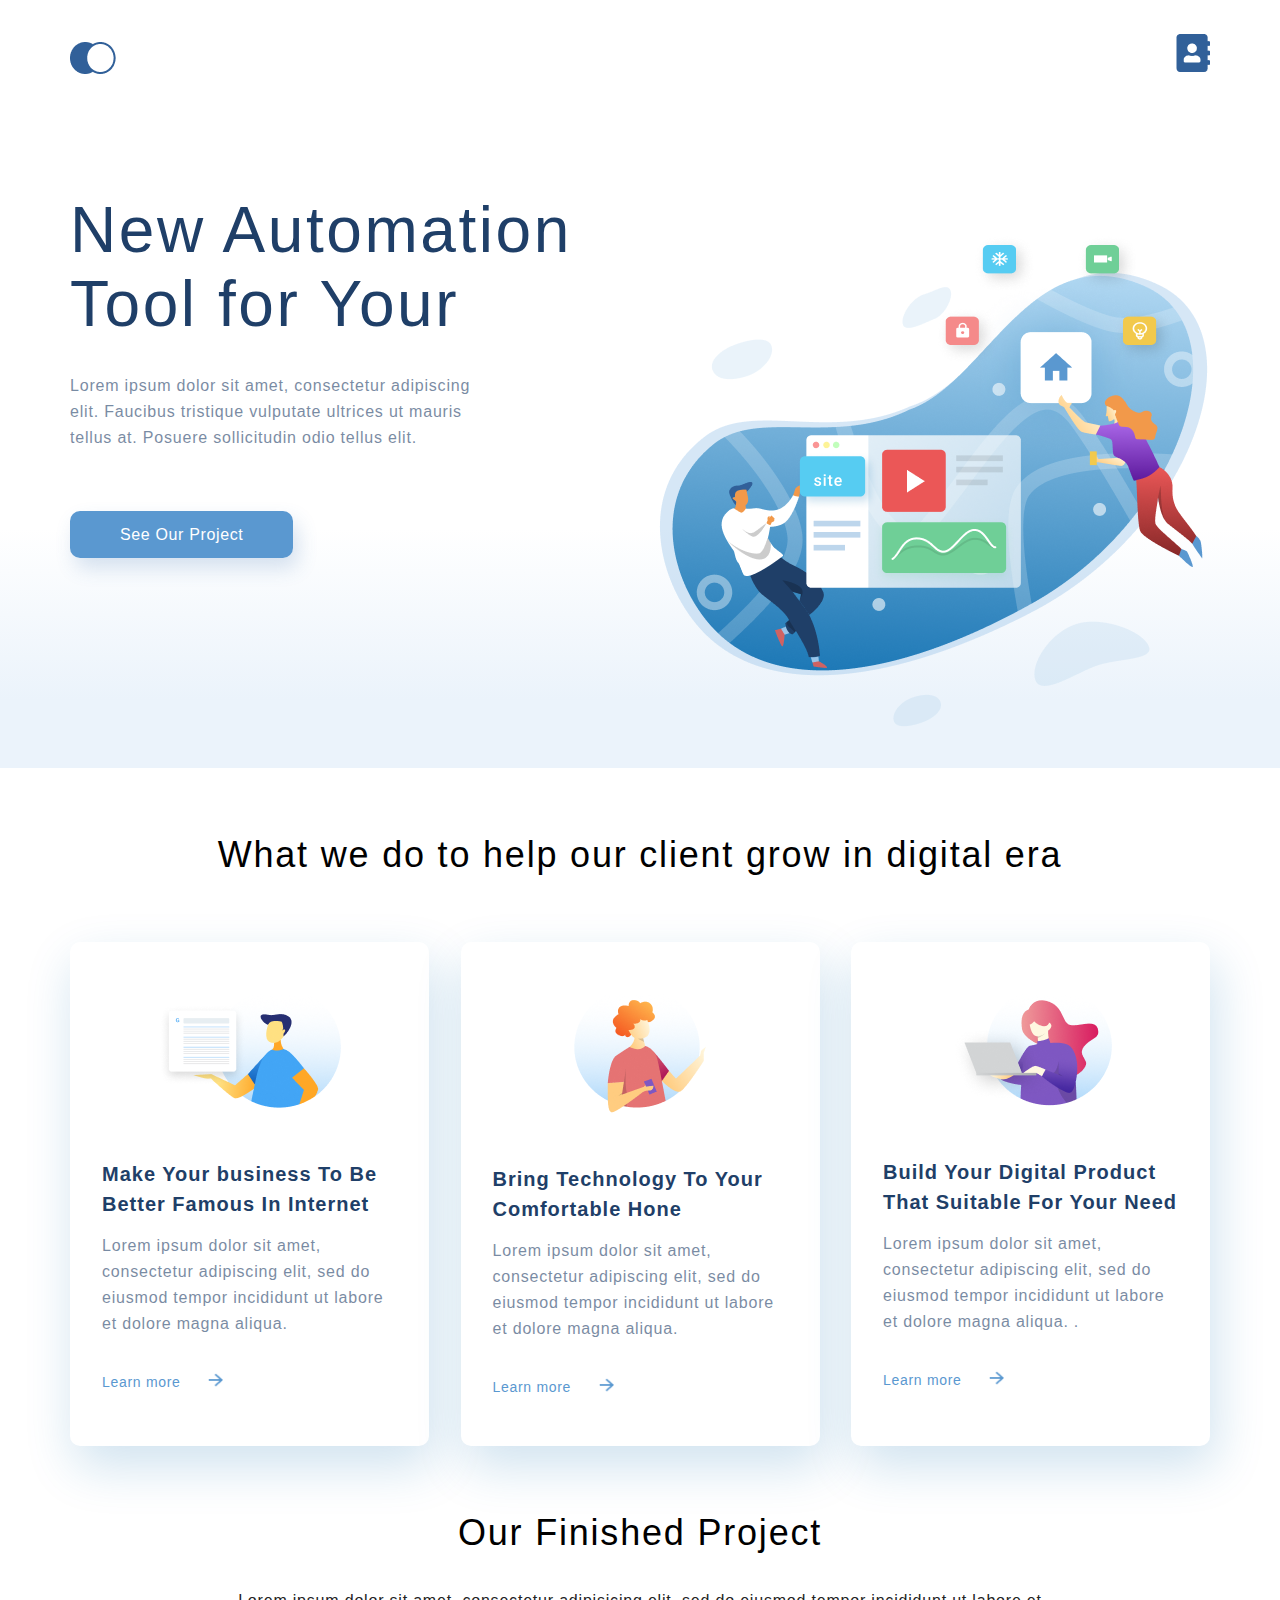
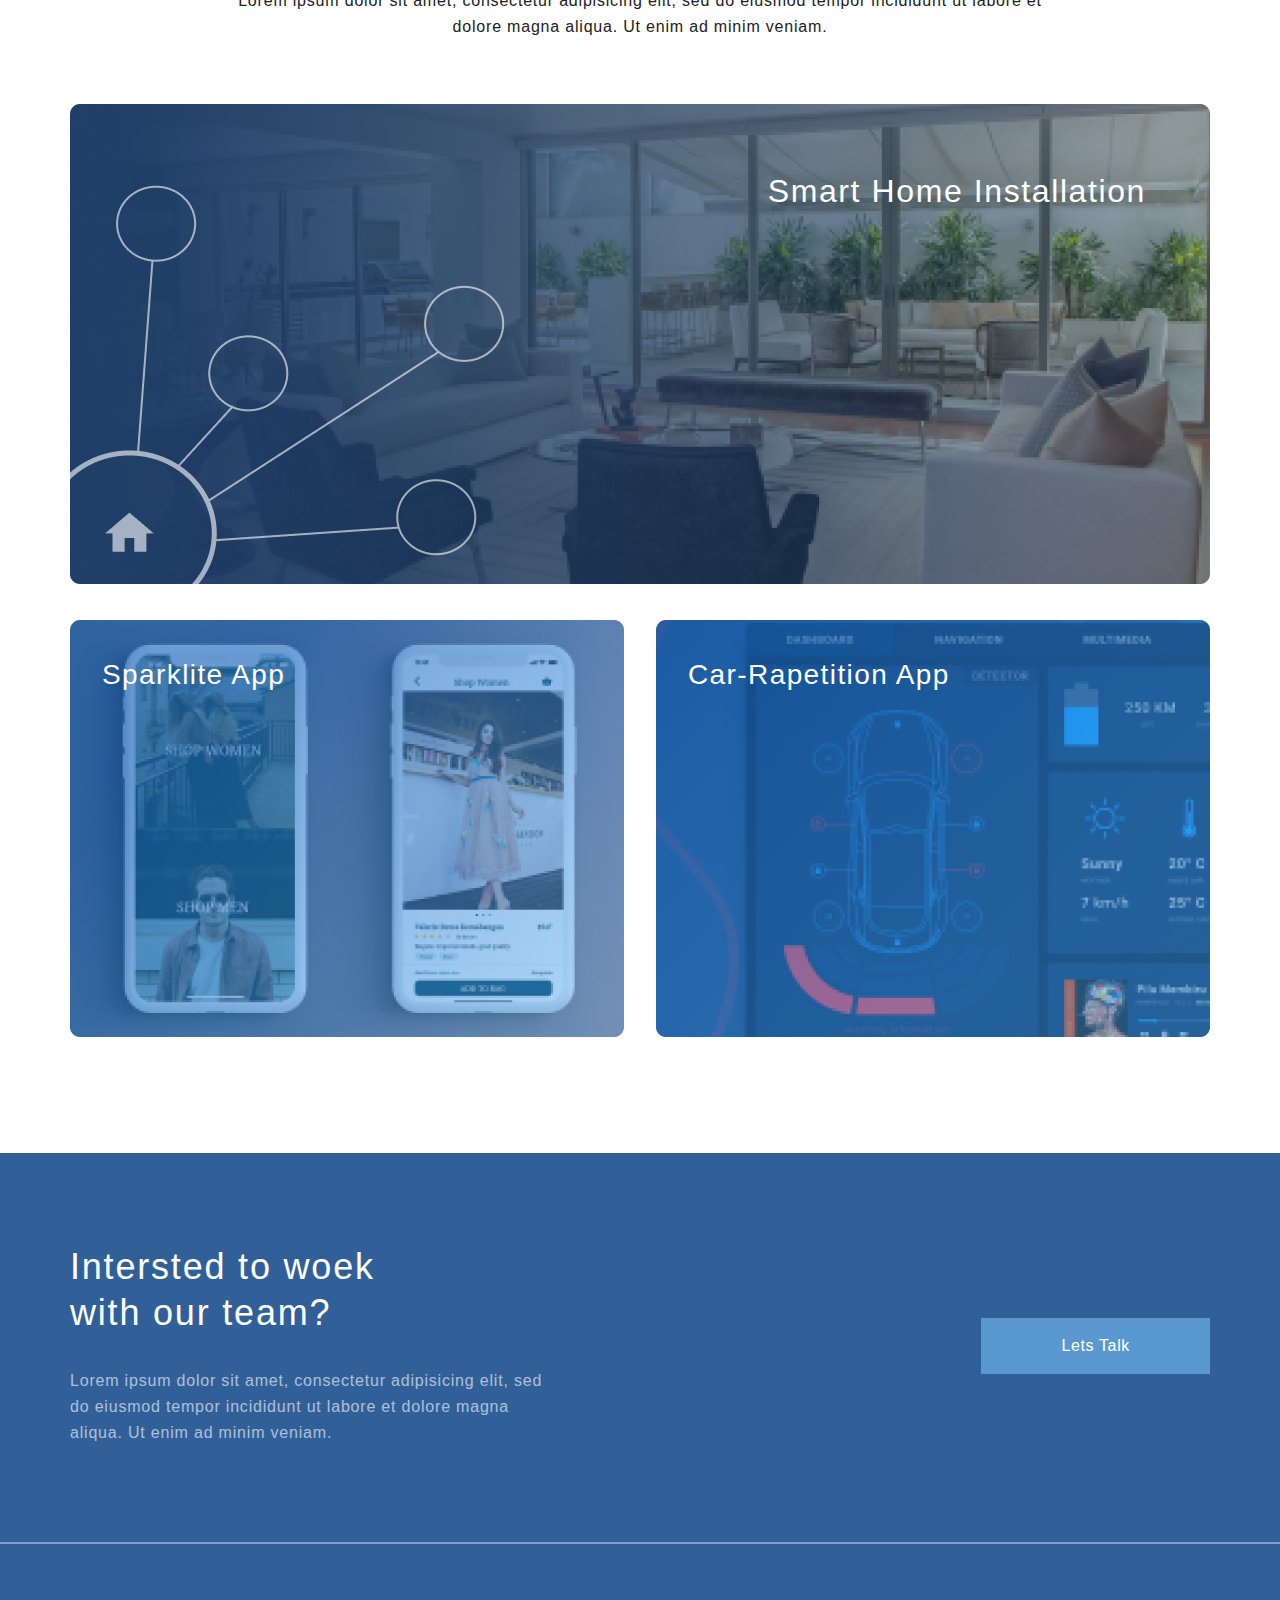
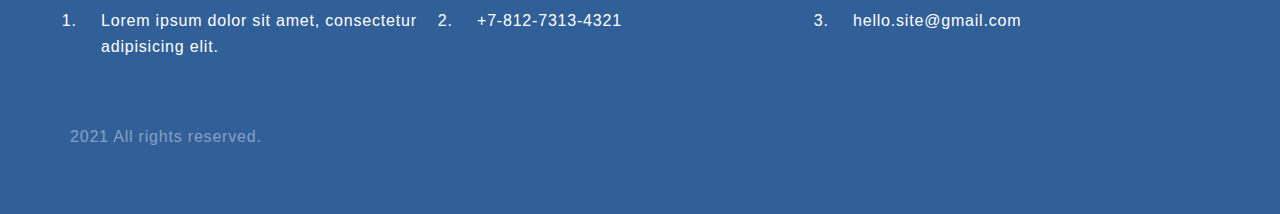
<file: app/index.html>
<!DOCTYPE html>
<html lang="en">
<head>
    <meta charset="UTF-8">
    <meta http-equiv="X-UA-Compatible" content="IE=edge">
    <meta name="viewport" content="width=device-width, initial-scale=1.0">
    <link rel="stylesheet" href="style.css">
    <title>Document</title>
</head>
<body> 
    <div class="fullwidth_block"> 
        <div class="header container"> 
                <ul class="nav_menu">
                    <li><a href="index.html"><img src="img/logo.png" alt="logo"></a></li>
                    <li><a href="contacts.html"><img src="img/Vector.png" alt="contacts"></a></li>
                </ul>
            <div class="header_text"> 
                <h1 class="one_header">New Automation Tool for Your </h1>
                <p class="paragraph">Lorem ipsum dolor sit amet, consectetur adipiscing elit. Faucibus tristique vulputate ultrices ut mauris tellus at. Posuere sollicitudin odio tellus elit.</p>
                <a href="#" class="header_button">See Our Project</a>
            </div>
        </div>
    </div>
    <div class="what-we-do container"> 
        <h3 class="three_header">What we do to help our client grow in digital era</h3>
        <div class="info_area"> 
            <div class="make-your-business"> 
                <img src="img/card-1.png" class="cardimg" alt="card1">
                <h4 class="four_header">Make Your business To Be Better Famous In Internet</h4>
                <p class="paragraph">Lorem ipsum dolor sit amet, consectetur adipiscing elit, sed do eiusmod tempor incididunt ut labore et dolore magna aliqua. </p>
                <div class="learn_more_box">
                    <a href="#" class="learn_more">Learn more</a>
                    <img src="img/arrow.png" class ="arrow" alt="arrow">
                </div>
            </div>
            <div class="make-your-business"> 
                <img src="img/card-2.png" class="cardimg" alt="card2">
                <h4 class="four_header">Bring Technology To Your Comfortable Hone</h4>
                <p class="paragraph">Lorem ipsum dolor sit amet, consectetur adipiscing elit, sed do eiusmod tempor incididunt ut labore et dolore magna aliqua. </p>
                <div class="learn_more_box">
                    <a href="#" class="learn_more">Learn more</a>
                    <img src="img/arrow.png" class ="arrow" alt="arrow">
                </div>
            </div>
            <div class="make-your-business margin_bot_zero"> 
                <img src="img/card-3.png" class="cardimg" alt="card3">
                <h4 class="four_header">Build Your Digital Product That Suitable For Your Need</h4>
                <p class="paragraph">Lorem ipsum dolor sit amet, consectetur adipiscing elit, sed do eiusmod tempor incididunt ut labore et dolore magna aliqua. .</p>
                <div class="learn_more_box">
                    <a href="#" class="learn_more">Learn more</a>
                    <img src="img/arrow.png" class ="arrow" alt="arrow">
                </div>
            </div>
        </div>
    </div>
    <div class="three_header_box container"> 
        <h3 class="three_header">Our Finished Project</h3>
        <p class="paragraph">Lorem ipsum dolor sit amet, consectetur adipisicing elit, sed do eiusmod tempor incididunt ut labore et dolore magna aliqua. Ut enim ad minim veniam.</p>
    </div>
    <div class="container project_itm">
        <img class="project_img" src="img/finishedproject1.png" alt="finished project 1">
        <p class="projectp">Smart Home Installation</p>
    </div>
    <div class="project_itm_two_box container">
        <div class="project_itm_two bruh">
            <img class="project_img" src="img/finishedproject2.png" alt="finished project 2">
            <p class="projectp_two">Sparklite App</p>
        </div>
        <div class="project_itm_two lol">
            <img class="project_img" src="img/finishedproject3.png" alt="finished project 3">
            <p class="projectp_two">Car-Rapetition App</p>
        </div>
    </div>
    <div class="footer"> 
        <div class="container footer-width">
            <div class="footer_start"> 
                <div class="footer_start_text"> 
                    <h3 class="three_header">Intersted to woek with our team?</h3>
                    <p class="paragraph">Lorem ipsum dolor sit amet, consectetur adipisicing elit, sed do eiusmod tempor incididunt ut labore et dolore magna aliqua. Ut enim ad minim veniam.</p>
                    <a href="#" class="footer_button none">Lets Talk</a>
                </div>
                <a href="#" class="footer_button">Lets Talk</a>
            </div>
        </div>
            <hr class="hr_footer">
        <div class="container">
            <div class="footer_end footer-width"> 
                <ol> 
                    <li>Lorem ipsum dolor sit amet, consectetur adipisicing elit.</li>
                    <li>+7-812-7313-4321</li>
                    <li>hello.site@gmail.com</li>
                </ol>
                <div class="allrights"> 
                    <p class="paragraph">2021 All rights reserved.</p>
                </div>
            </div>
        </div>
    </div>
    </body>
</html>
</file>
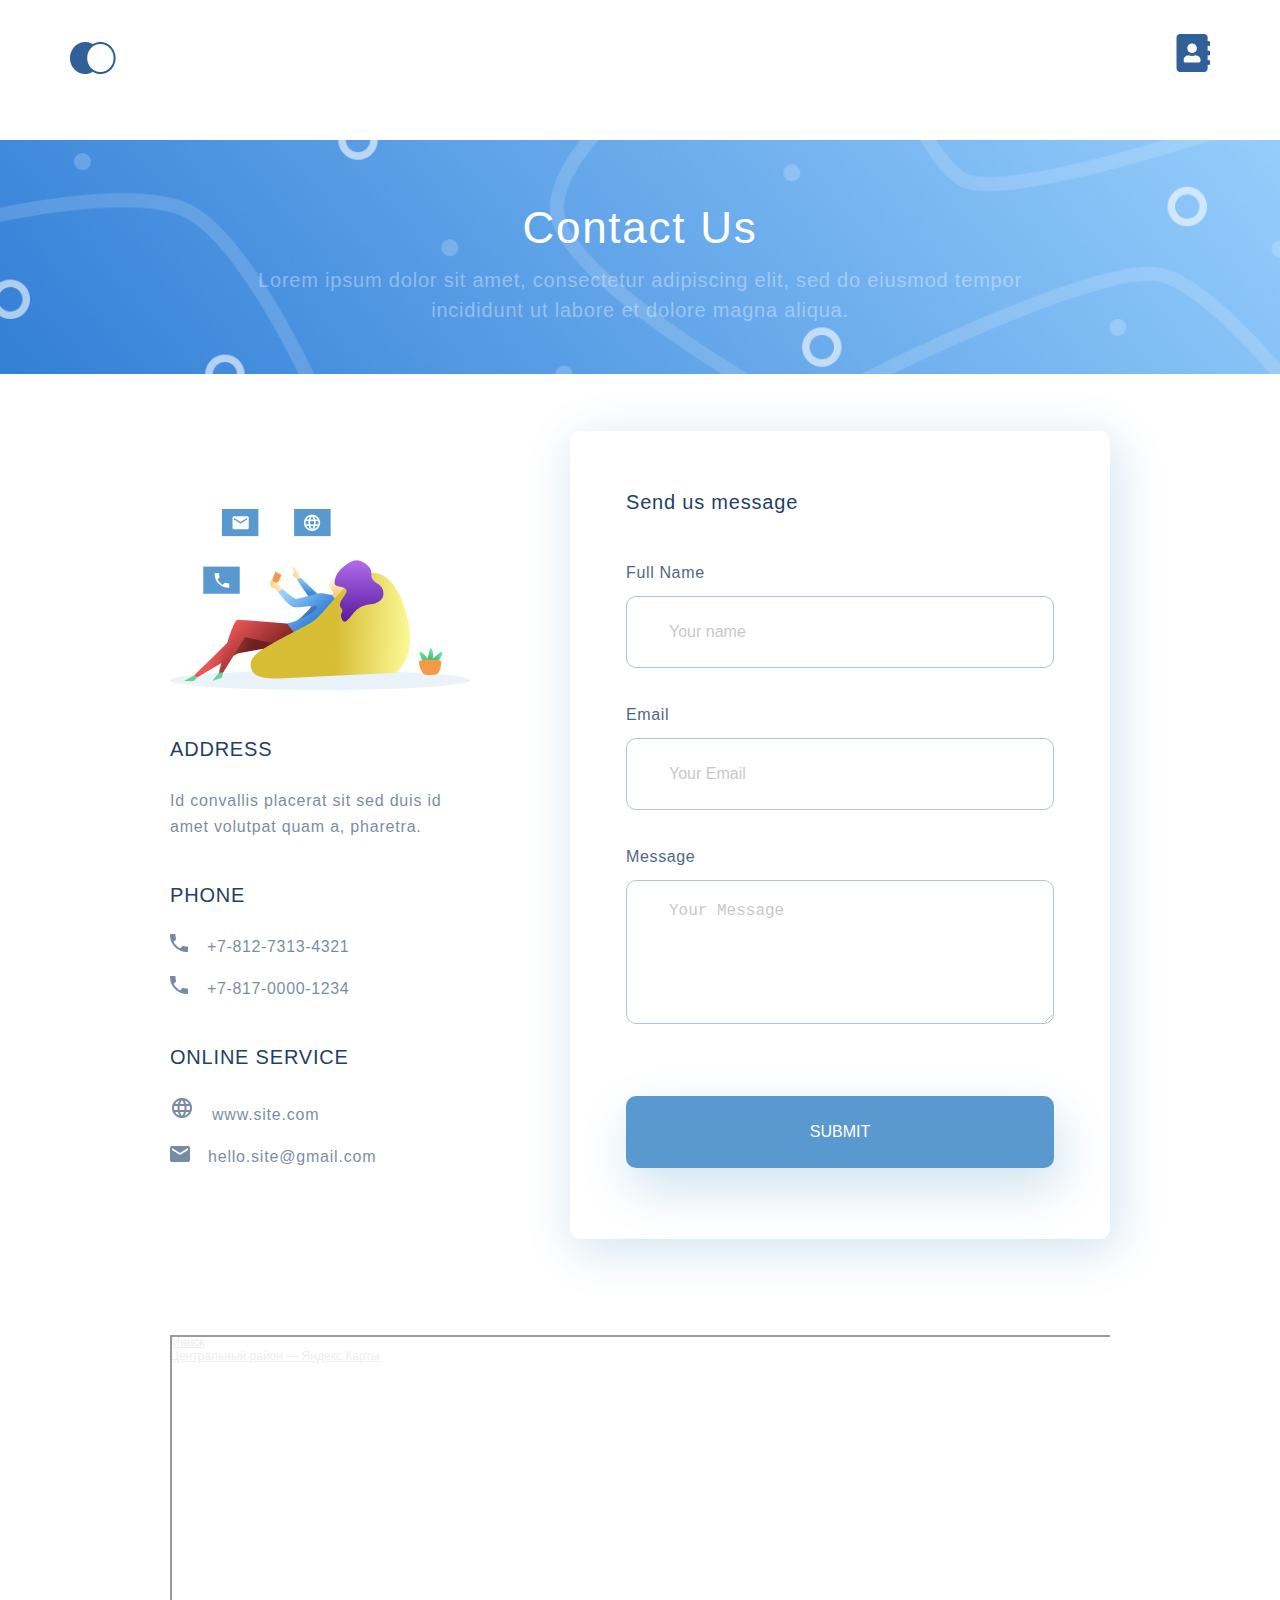
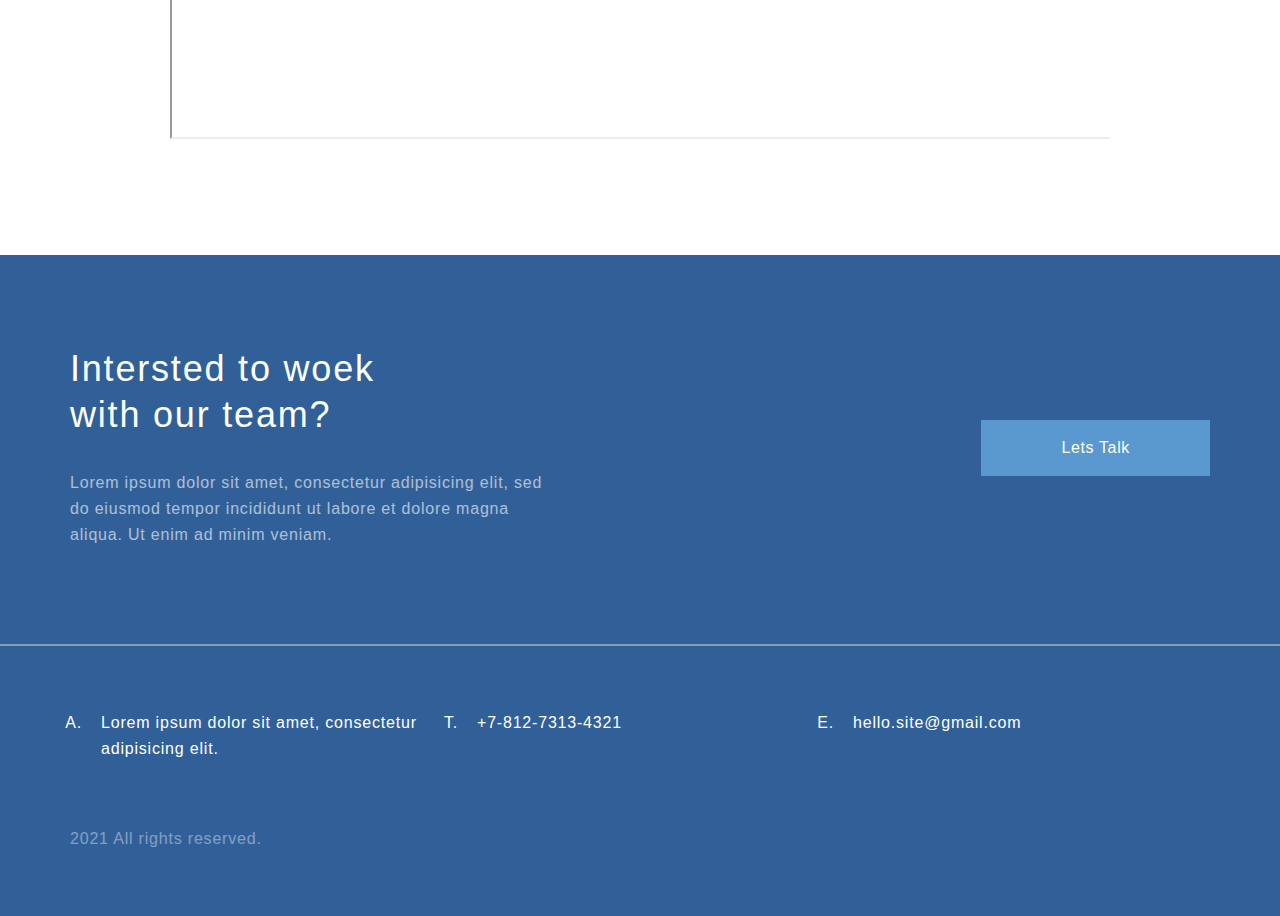
<file: app/contacts.html>
<!DOCTYPE html>
<html lang="en">
<head>
    <meta charset="UTF-8">
    <meta http-equiv="X-UA-Compatible" content="IE=edge">
    <meta name="viewport" content="width=device-width, initial-scale=1.0">
    <link rel="stylesheet" href="style.css">
    <title>Contacts</title>
</head>
<body>
        <ul class="nav_menu cont_nav container">
            <li><a href="index.html"><img src="img/logo.png" alt="logo"></a></li>
            <li><a href="contacts.html"><img src="img/Vector.png" alt="contacts"></a></li>
        </ul>
        <div class="contacts_text_block">
            <h2 class="contacts_header container">Contact Us</h2>
            <p class="paragraph container">Lorem ipsum dolor sit amet, consectetur adipiscing elit, sed do eiusmod tempor incididunt ut labore et dolore magna aliqua.</p>
        </div>
        <div class="contacts_content container_two">
            <div class="contacts_firsthalf">
                    <img class="contacts_img" src="img/chill.png" alt="girl on a sofa">
                <div class="contacts_adressphone_area">
                    <h4 class="four_header">ADDRESS</h4>
                    <p class="paragraph">Id convallis placerat sit sed duis id amet volutpat quam a, pharetra.</p>
                    <h4 class="four_header">PHONE</h4>
                    <ol class="contacts_list_ol">
                        <li>+7-812-7313-4321</li>
                        <li>+7-817-0000-1234</li>
                    </ol>
                    <h4 class="four_header">ONLINE SERVICE</h4>
                    <ul class="contacts_list_ul">
                        <li><a class="web_img" href="https://www.google.com/" target="_blank">www.site.com</a></li>
                        <li><a class="mail_img" href="https://mail.google.com" target="_blank">hello.site@gmail.com</a></li>
                    </ul>
                </div>
            </div>
            <div class="contacts_secondhalf">
                <h4 class="four_header form_center">Send us message</h4>
                <form class="form_content form_center" action="#">
                    <label class="form_label" for="full_name">Full Name</label>
                    <input type="text" id="full_name" placeholder="Your name" class="input_area">
                    <label class="form_label" for="email">Email</label>
                    <input type="email" id="email" placeholder="Your Email" class="input_area">
                    <label class="form_label" for="message">Message</label>
                    <textarea id="message" placeholder="Your Message" class="input_area message" cols="30" rows="10"></textarea>
                    <button type="submit" class="submit_button">SUBMIT</button>
                </form>
            </div>
        </div>
        <div style="position:relative;overflow:hidden;" class="yandex_map container_two"><a href="https://yandex.by/maps/157/minsk/?utm_medium=mapframe&utm_source=maps" style="color:#eee;font-size:12px;position:absolute;top:0px;">Минск</a>
            <a href="https://yandex.by/maps/157/minsk/?ll=27.557533%2C53.916939&mode=whatshere&utm_medium=mapframe&utm_source=maps&whatshere%5Bpoint%5D=27.554958%2C53.928743&whatshere%5Bzoom%5D=13&z=13" style="color:#eee;font-size:12px;position:absolute;top:14px;">Центральный район — Яндекс.Карты</a>
            <iframe class="ymap" src="https://yandex.by/map-widget/v1/-/CCUmIQGtgC" allowfullscreen></iframe></div>
        <div class="footer"> 
            <div class="container footer-width">
                <div class="footer_start"> 
                    <div class="footer_start_text"> 
                        <h3 class="three_header">Intersted to woek with our team?</h3>
                        <p class="paragraph">Lorem ipsum dolor sit amet, consectetur adipisicing elit, sed do eiusmod tempor incididunt ut labore et dolore magna aliqua. Ut enim ad minim veniam.</p>
                    </div>
                    <a href="#" class="footer_button">Lets Talk</a>
                </div>
            </div>
                <hr class="hr_footer">
            <div class="container">
                <div class="footer_end footer-width"> 
                    <ol> 
                        <li class="list_one">Lorem ipsum dolor sit amet, consectetur adipisicing elit.</li>
                        <li class="list_two">+7-812-7313-4321</li>
                        <li class="list_three">hello.site@gmail.com</li>
                    </ol>
                    <div class="allrights"> 
                        <p class="paragraph">2021 All rights reserved.</p>
                    </div>
                </div>
            </div>
        </div>
</body>
</html>
</file>
<file: app/style.css>
* {
  margin: 0;
  padding: 0;
}
.container {
  max-width: 1140px;
  margin: 0 auto;
}
body {
  font-family: -apple-system, BlinkMacSystemFont, "Segoe UI", Roboto, Oxygen,
    Ubuntu, Cantarell, "Open Sans", "Helvetica Neue", sans-serif;
}
.fullwidth_block {
  height: 768px;
  background: linear-gradient(
    0deg,
    #ebf3fb 8.84%,
    rgba(152, 195, 232, 0) 31.12%
  );
}
.none {
  display: none;
}
.header {
  display: flex;
  flex-flow: column;
  height: 100%;
}
.nav_menu {
  display: flex;
  justify-content: space-between;
  list-style-type: none;
  margin-top: 34px;
  margin-bottom: 107px;
}
.paragraph {
  font-size: 16px;
  line-height: 26px;
  color: #1f3f68;
  letter-spacing: 0.05em;
  opacity: 0.6;
}
.one_header {
  width: 510px;
  font-size: 64px;
  color: #1f3f68;
  font-weight: 300;
  font-size: 64px;
  line-height: 74px;
  margin-bottom: 32px;

  letter-spacing: 0.04em;
}
.header_button {
  padding: 15px 50px;
  font-size: 16px;
  line-height: 26px;
  text-align: center;
  letter-spacing: 0.04em;
  color: #ffffff;
  background: #5a98d0;
  box-shadow: 5px 10px 20px rgba(53, 110, 173, 0.2);
  border-radius: 10px;
  text-decoration: none;
}
.header_text {
  background-image: url(img/illustration.png);
  background-repeat: no-repeat;
  flex-grow: 1;
  background-position: right center;
}
.header_text > p {
  width: 425px;
  margin-bottom: 71px;
}
.contacts_header {
  font-weight: 500;
  font-size: 44px;
  text-align: center;
}
.info_area {
  display: flex;
  justify-content: space-between;
  margin-top: 64px;
}
.three_header {
  font-weight: 300;
  line-height: 46px;
  text-align: center;
  letter-spacing: 0.05em;
  color: #000000;
  font-size: 36px;
  margin-top: 64px;
}
.three_header_box > p {
  width: 75%;
  margin: 32px auto 64px;
  font-size: 16px;
  line-height: 26px;
  text-align: center;
  letter-spacing: 0.05em;
  color: #222222;
  opacity: 1;
}
.make-your-business {
  display: flex;
  flex-direction: column;
  padding: 44px 32px;
  box-sizing: border-box;
  width: 359px;
  background: #ffffff;
  box-shadow: 5px 20px 50px rgba(16, 112, 177, 0.2);
  border-radius: 10px;
}
.cardimg {
  align-self: center;
}
.arrow {
  width: 15px;
  height: 14px;
  padding-left: 23px;
}
.learn_more_box {
  margin-top: 30px;
}
.learn_more {
  margin-top: 30px;
  font-size: 14px;
  line-height: 30px;
  letter-spacing: 0.05em;
  color: #5a98d0;
  text-decoration: none;
}
.project_itm {
  position: relative;
  margin-bottom: 32px;
}
.project_img {
  width: 100%;
}
.projectp {
  top: 64px;
  right: 64px;
  position: absolute;
  font-size: 32px;
  line-height: 46px;
  text-align: right;
  letter-spacing: 0.05em;
  color: #ffffff;
}
.project_itm_two_box {
  box-sizing: border-box;
  display: flex;
  margin-bottom: 112px;
}
.project_itm_two {
  position: relative;
  flex-grow: 1;
}
.projectp_two {
  left: 32px;
  top: 32px;
  position: absolute;
  font-size: 28px;
  line-height: 46px;
  letter-spacing: 0.05em;
  color: #ffffff;
}
.footer_start {
  align-items: flex-start;
  box-sizing: border-box;
  display: flex;
  justify-content: space-between;
}
.footer_start_text {
  width: 495px;
}
.footer_start_text > h3 {
  margin: 91px 0 32px 0;
  text-align: left;
  width: 340px;
  font-size: 36px;
  line-height: 46px;
  letter-spacing: 0.05em;
  color: #ffffff;
}
.footer_start_text > p {
  margin-bottom: 96px;
  font-size: 16px;
  line-height: 26px;
  letter-spacing: 0.05em;
  color: #ffffff;
  opacity: 0.6;
}
.footer {
  background: #316099;
}
.footer_button {
  background: #5a98d0;
  text-decoration: none;
  padding: 15px 80px;
  font-size: 16px;
  line-height: 26px;
  text-align: center;
  letter-spacing: 0.04em;
  color: white;
  margin-top: 165px;
}
.footer_end {
  display: flex;
  flex-flow: column;
  margin-top: 64px;
  font-size: 16px;
  line-height: 26px;
  letter-spacing: 0.05em;
  color: #ffffff;
  flex-grow: 1;
}
.footer_end > ol {
  display: flex;
  list-style-position: outside;
  margin-left: 12px;
}
.footer_end > ol > li {
  width: 33.3%;
  padding-left: 19px;
}
.four_header {
  margin-top: 51px;
  margin-bottom: 14px;
  font-size: 20px;
  line-height: 30px;
  color: #1f3f68;
  letter-spacing: 0.05em;
}
.contacts_content {
  display: flex;
  justify-content: space-between;
  margin-bottom: 96px;
}
.input_area {
  border: 1px solid #356ead;
  box-sizing: border-box;
  border-radius: 10px;
  opacity: 0.4;
}
.submit_button {
  background: #5a98d0;
  box-shadow: 5px 20px 50px rgba(16, 112, 177, 0.2);
  border-radius: 10px;
  font-weight: 500;
  font-size: 16px;
  line-height: 26px;
  text-align: center;
  color: #ffffff;
  text-transform: uppercase;
}

.hr_footer {
  opacity: 0.4;
  border: 1px solid #ffffff;
}
.allrights > p {
  margin-top: 64px;
  margin-bottom: 64px;
  font-size: 16px;
  line-height: 26px;
  letter-spacing: 0.05em;
  color: #ffffff;
  opacity: 0.4;
}
.contacts_text_block {
  background-image: url(img/contactus.png);
  background-size: cover;
  padding-top: 51px;
}
.cont_nav {
  margin-bottom: 54px;
}
.contacts_header {
  font-weight: 500;
  font-size: 44px;
  line-height: 74px;
  text-align: center;
  letter-spacing: 0.04em;
  color: #ffffff;
}
.contacts_text_block > p {
  width: 780px;
  font-size: 20px;
  line-height: 30px;
  text-align: center;
  letter-spacing: 0.04em;
  color: rgba(255, 255, 255, 0.6);
  padding-bottom: 49px;
  margin-bottom: 57px;
}
.contacts_secondhalf {
  background: #ffffff;
  box-shadow: 5px 10px 50px rgba(16, 112, 177, 0.2);
  border-radius: 10px;
  width: 540px;
}
.contacts_secondhalf > h4 {
  font-weight: 500;
  font-size: 20px;
  line-height: 30px;
  letter-spacing: 0.04em;
  color: #1f3f68;
  margin-top: 56px;
  margin-bottom: 41px;
}
.form_label {
  font-size: 16px;
  line-height: 30px;
  letter-spacing: 0.04em;
  color: #1f3f68;
  opacity: 0.8;
}
.form_center {
  margin-left: 56px;
  margin-right: 56px;
}
.input_area {
  margin-top: 8px;
  margin-bottom: 32px;
  opacity: 0.4;
  border: 1px solid #356ead;
  box-sizing: border-box;
  border-radius: 10px;
}
.input_area {
  font-size: 16px;
  padding-left: 42px;
  width: 428px;
  height: 72px;
}
.message {
  height: 144px;
  margin-bottom: 72px;
  padding-top: 21px;
}
.form_content {
  display: flex;
  flex-flow: column;
}
.submit_button {
  padding-bottom: 23px;
  padding-top: 23px;
  margin-bottom: 71px;
}
.container_two {
  max-width: 940px;
  margin-left: auto;
  margin-right: auto;
}
.contacts_img {
  margin-top: 78px;
}
.contacts_adressphone_area > h4 {
  margin-top: 40px;
  margin-bottom: 24px;
  font-weight: 500;
  font-size: 20px;
  line-height: 30px;
  letter-spacing: 0.04em;
  color: #1f3f68;
}
.contacts_list_ol > li {
  font-weight: 300;
  list-style: none;
  font-size: 16px;
  line-height: 26px;
  letter-spacing: 0.04em;
  color: #1f3f68;
  opacity: 0.6;
  margin-bottom: 16px;
}

.contacts_list_ul > li > a {
  font-size: 16px;
  line-height: 26px;
  letter-spacing: 0.05em;
  color: #1f3f68;
  text-decoration: none;
  opacity: 0.6;
}
.contacts_list_ul > li {
  list-style: none;
  margin-bottom: 16px;
}
.contacts_adressphone_area > ol > li::before {
  content: url(img/phone.png);
  margin-right: 19px;
}
.web_img::before {
  content: url(img/web.png);
  margin-right: 18px;
}
.mail_img::before {
  content: url(img/mail.png);
  margin-right: 18px;
}
.contacts_adressphone_area > p {
  width: 299px;
}
.yandex_map {
  margin-bottom: 112px;
}
.lol {
  margin-left: 32px;
}
.list_one {
  list-style-type: "A.";
}
.list_two {
  list-style-type: "T.";
}
.list_three {
  list-style-type: "E.";
}
.submit_button {
  border: 0;
}
.ymap {
  position: relative;
  border: 1;
  width: 100%;
  height: 400px;
}
@media (max-width: 1024px) {
  .container {
    padding-left: 32px;
    padding-right: 32px;
  }
  .header_text {
    background-size: 50%;
  }
  .info_area {
    flex-direction: column;
    align-items: center;
  }
  .make-your-business {
    margin-bottom: 32px;
  }
  .three_header_box > h3 {
    margin-top: 127px;
  }
  .project_itm_two_box {
    margin-bottom: 109px;
  }
  .footer_button {
    margin-right: 0px;
    min-width: max-content;
  }
  .footer_start_text {
    width: 336px;
  }
  .footer_start {
    display: flex;
  }
  .footer-width {
    max-width: 75%;
    margin: 0 auto;
  }
  .footer_end > ol {
    flex-flow: column;
    margin-top: 64px;
  }
  .footer_end > ol > li {
    padding-left: 36px;
    width: 100%;
    padding-bottom: 25px;
  }
  .contacts_text_block > p {
    width: 520px;
    margin-bottom: 0;
  }
  .contacts_text_block {
    background-size: auto;
    background-repeat: no-repeat;
  }
  .contacts_content {
    align-items: center;
    flex-flow: column;
  }
  .contacts_img {
    margin-top: 64px;
  }
  .contacts_adressphone_area {
    padding-top: 24px;
  }
  .contacts_list_ul {
    margin-bottom: 64px;
  }
  .yandex_map {
    margin-bottom: 64px;
  }
  .footer_button {
    padding: 3px 28px;
  }
  .footer-width {
    max-width: initial;
    margin-left: 124px;
    margin-right: 124px;
  }
}
@media (max-width: 667px) {
  .container {
    padding-left: 16px;
    padding-right: 16px;
  }
  .one_header {
    font-size: 32px;
    line-height: 37px;
    margin-bottom: 12px;
    width: 336px;
  }
  .header_button {
    font-size: 12px;
    line-height: 26px;
    padding: 0 8px;
    margin-bottom: 41px;
  }
  .nav_menu {
    margin-top: 21px;
    margin-bottom: 36px;
  }
  .header_text {
    background-image: none;
  }
  .header_text {
    flex-flow: column;
    display: flex;
    align-items: center;
    text-align: center;
  }
  .header_text > p {
    margin-bottom: 32px;
    width: 336px;
  }
  .fullwidth_block {
    height: auto;
    box-sizing: border-box;
  }
  .three_header {
    max-width: 341px;
    font-size: 24px;
    line-height: 28px;
    margin: 48px auto 0 auto;
  }
  .info_area {
    margin-top: 48px;
  }
  .make-your-business {
    margin-left: 4px;
    margin-right: 4px;
    width: 334px;
  }
  .three_header {
    font-size: 20px;
    line-height: 30px;
  }
  .three_header > p {
    font-size: 16px;
    line-height: 26px;
  }
  .learn_more_box {
    margin-top: 46px;
  }
  .three_header_box > h3 {
    margin-top: 64px;
  }
  .margin_bot_zero {
    margin-bottom: 0;
  }
  .three_header_box > p {
    width: auto;
    margin: 32px auto 82px auto;
  }
  .projectp {
    font-size: 16px;
    line-height: 19px;
    top: 16px;
    right: 33px;
  }
  .project_itm {
    margin-bottom: 16px;
  }
  .project_itm_two_box {
    margin-bottom: 64px;
    flex-direction: column;
  }
  .project_itm_two {
    margin-left: 0;
  }
  .projectp_two {
    font-size: 16px;
    line-height: 19px;
    left: 16px;
    top: 16px;
  }
  .bruh {
    margin-bottom: 16px;
  }
  .lol {
    margin-left: 32px;
  }
  .footer_start_text > h3 {
    max-width: 75%;
    width: auto;
    margin: 18px auto 32px auto;
    text-align: center;
    font-size: 24px;
    line-height: 28px;
  }
  .footer_start_text {
    text-align: center;
    width: 343px;
  }
  .footer_start_text > p {
    text-align: center;
    margin-bottom: 0;
  }
  .footer_button {
    padding: 2px 15px;
    margin-top: 40px;
    margin-bottom: 40px;
  }
  .footer_start {
    justify-content: center;
    align-items: center;
    flex-direction: column;
  }
  .footer-width {
    max-width: initial;
  }
  .footer_end > ol > li {
    padding-left: 0;
    font-size: 16px;
    line-height: 19px;
    padding-bottom: 17px;
    padding-left: 15px;
  }
  .footer_end > ol {
    list-style-position: initial;
    margin-top: 32px;
    font-size: 16px;
    line-height: 19px;
  }
  .allrights > p {
    margin-top: 37px;
    margin-bottom: 32px;
    text-align: center;
  }
  .lol {
    margin-left: 0;
  }
  .footer-width {
    max-width: initial;
    margin-left: initial;
    margin-right: initial;
  }
  .contacts_header {
    font-weight: 500;
    font-size: 24px;
    line-height: 28px;
  }
  .contacts_text_block > p {
    font-size: 16px;
    line-height: 30px;
    padding-bottom: 61px;
  }
  .contacts_text_block > p {
    width: inherit;
  }
  .contacts_text_block {
    padding-top: 48px;
  }
  .contacts_img {
    margin-top: 46px;
  }
  .contacts_adressphone_area > h4 {
    margin-bottom: 24px;
  }
  .contacts_list_ul {
    margin-bottom: 32px;
  }
  .form_label {
    font-size: 14px;
  }
  .contacts_secondhalf {
    width: 342px;
  }
  .input_area {
    width: 271px;
    margin-bottom: 20px;
    margin-top: 5px;
    height: 46px;
    padding-left: 26px;
  }
  .form_content {
    margin-left: 35.5px;
    margin-right: 35.5px;
  }
  .message {
    height: 95px;
    margin-bottom: 46px;
  }
  .submit_button {
    padding: 14px 54px;
    margin-bottom: 36px;
  }
  .contacts_content {
    margin-bottom: 32px;
  }
  .yandex_map {
    margin-bottom: 32px;
  }
}
</file>
